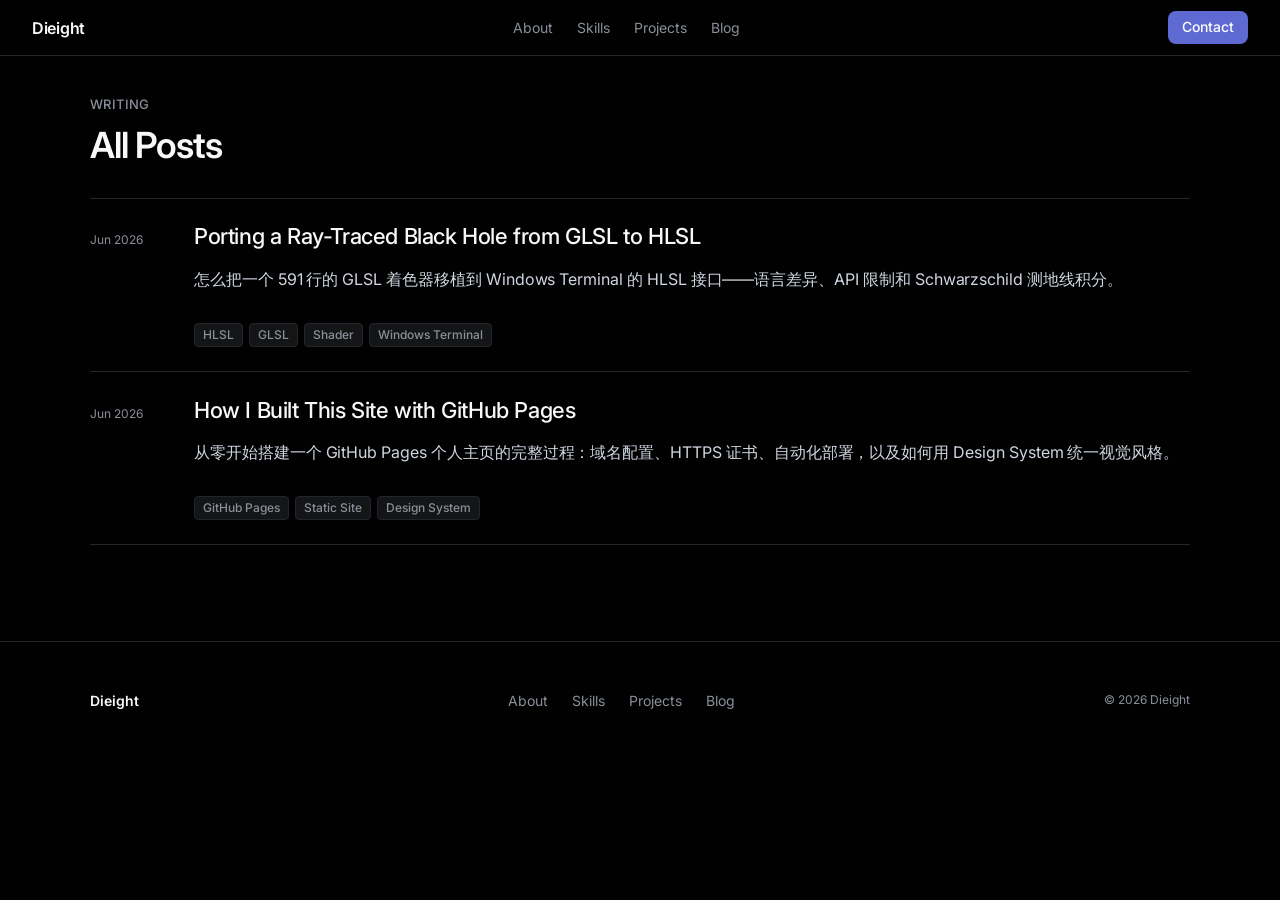
<file: blog/index.html>
<!DOCTYPE html>
<html lang="zh-CN">
<head>
  <meta charset="UTF-8">
  <meta name="viewport" content="width=device-width, initial-scale=1.0">
  <title>Blog · Dieight</title>
  <meta name="description" content="Technical writing by Dieight — shaders, rendering, GitHub Pages, and software engineering.">
  <meta property="og:title" content="Blog · Dieight">
  <meta property="og:type" content="website">
  <meta property="og:url" content="https://dieight.github.io/blog/">
  <link rel="icon" type="image/svg+xml" href="../favicon.svg">
  <link rel="stylesheet" href="../style.css">
  <link rel="preconnect" href="https://fonts.googleapis.com">
  <link href="https://fonts.googleapis.com/css2?family=Inter:wght@400;500;600&display=swap" rel="stylesheet">
</head>
<body>

  <nav class="top-nav">
    <a href="/" class="nav-brand">Dieight</a>
    <ul class="nav-links">
      <li><a href="/#about">About</a></li>
      <li><a href="/#skills">Skills</a></li>
      <li><a href="/#projects">Projects</a></li>
      <li><a href="/blog/">Blog</a></li>
    </ul>
    <a href="/#contact" class="button-primary">Contact</a>
  </nav>

  <section class="section">
    <div class="section-inner">
      <span class="eyebrow">Writing</span>
      <h1 class="display-lg">All Posts</h1>

      <div class="blog-list">
        <article class="blog-row">
          <span class="caption blog-date">Jun 2026</span>
          <div class="blog-row-content">
            <h2 class="card-title"><a href="porting-glsl-to-hlsl.html" class="link">Porting a Ray-Traced Black Hole from GLSL to HLSL</a></h2>
            <p class="body">怎么把一个 591 行的 GLSL 着色器移植到 Windows Terminal 的 HLSL 接口——语言差异、API 限制和 Schwarzschild 测地线积分。</p>
            <div class="tags"><span>HLSL</span><span>GLSL</span><span>Shader</span><span>Windows Terminal</span></div>
          </div>
        </article>

        <article class="blog-row">
          <span class="caption blog-date">Jun 2026</span>
          <div class="blog-row-content">
            <h2 class="card-title"><a href="building-github-pages.html" class="link">How I Built This Site with GitHub Pages</a></h2>
            <p class="body">从零开始搭建一个 GitHub Pages 个人主页的完整过程：域名配置、HTTPS 证书、自动化部署，以及如何用 Design System 统一视觉风格。</p>
            <div class="tags"><span>GitHub Pages</span><span>Static Site</span><span>Design System</span></div>
          </div>
        </article>
    </div>
  </section>

  <footer class="footer">
    <div class="footer-inner">
      <a href="/" class="footer-brand">Dieight</a>
      <nav>
        <a href="/#about">About</a>
        <a href="/#skills">Skills</a>
        <a href="/#projects">Projects</a>
        <a href="/blog/">Blog</a>
      </nav>
      <span class="caption">&copy; 2026 Dieight</span>
    </div>
  </footer>
</body>
</html>
</file>
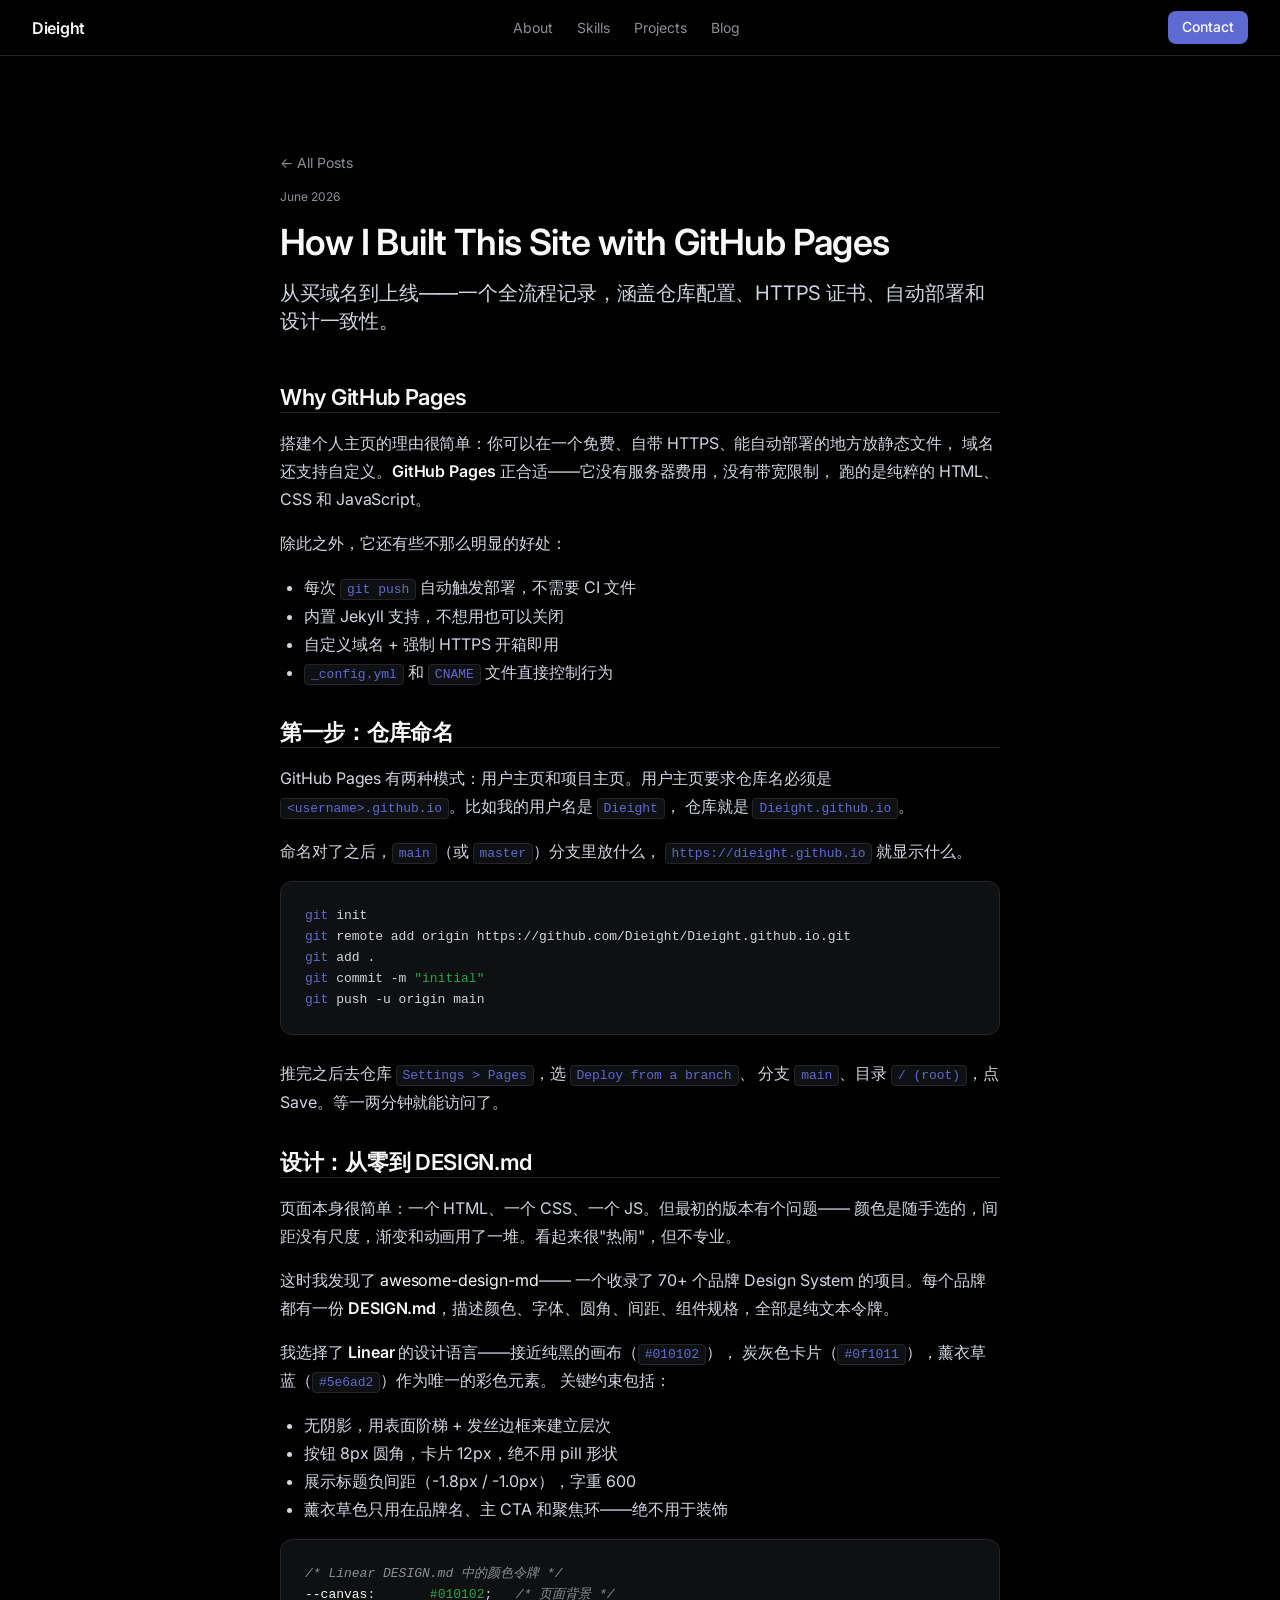
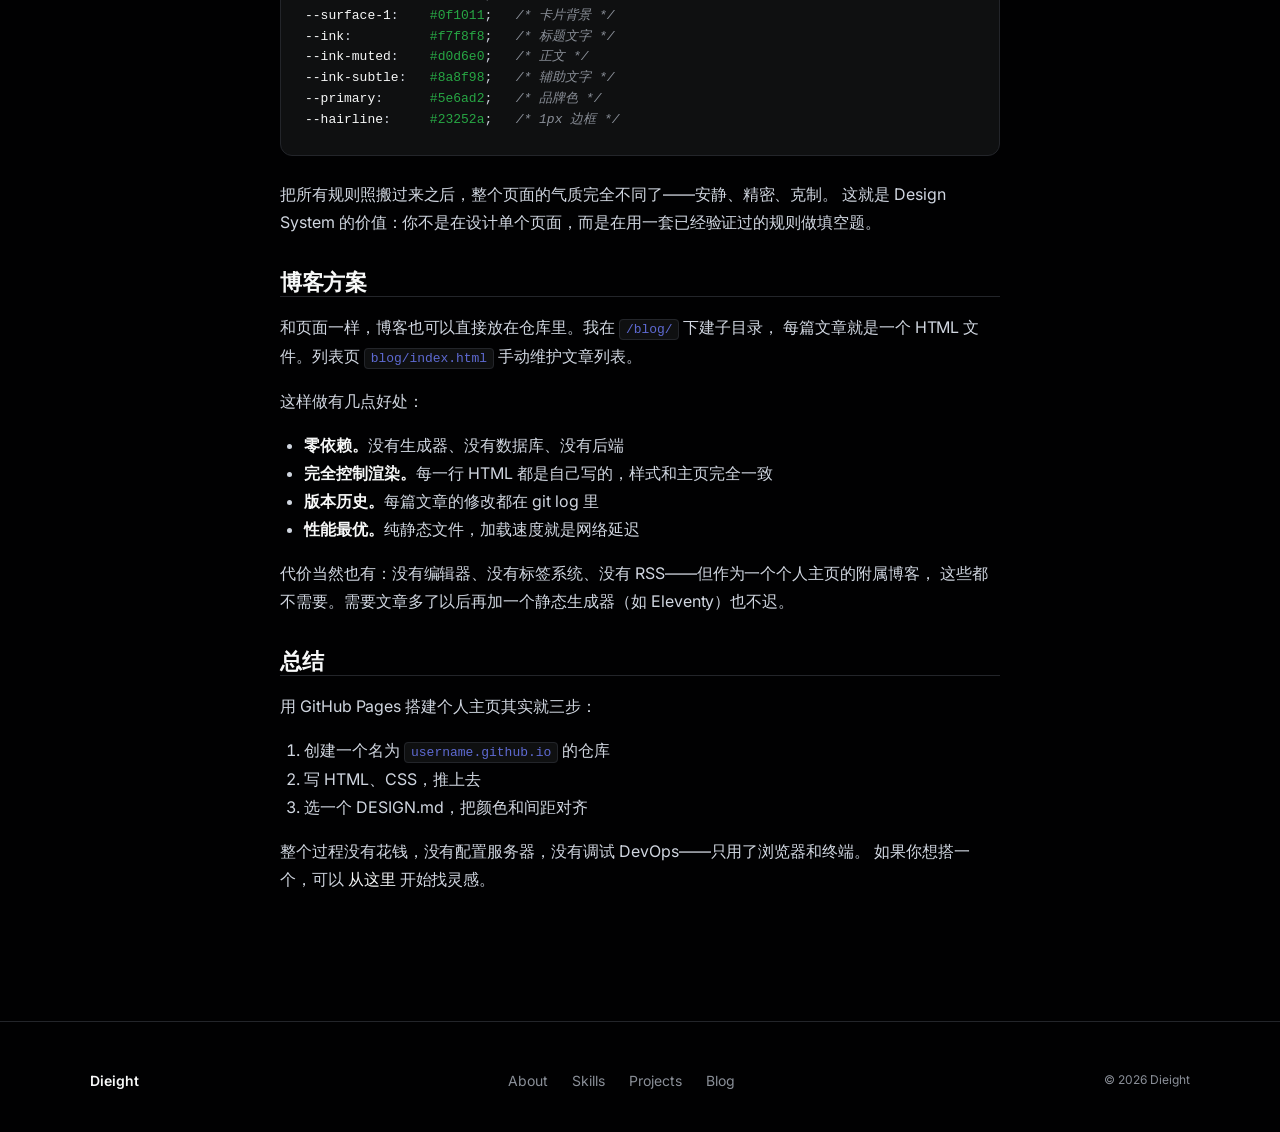
<file: blog/building-github-pages.html>
<!DOCTYPE html>
<html lang="zh-CN">
<head>
  <meta charset="UTF-8">
  <meta name="viewport" content="width=device-width, initial-scale=1.0">
  <title>How I Built This Site with GitHub Pages · Dieight</title>
  <meta name="description" content="从零开始搭建 GitHub Pages 个人主页：仓库命名、HTTPS、自动部署，以及用 DESIGN.md 统一视觉风格。">
  <link rel="icon" type="image/svg+xml" href="../favicon.svg">
  <link rel="stylesheet" href="../style.css">
  <link rel="preconnect" href="https://fonts.googleapis.com">
  <link href="https://fonts.googleapis.com/css2?family=Inter:wght@400;500;600&display=swap" rel="stylesheet">
</head>
<body>

  <nav class="top-nav">
    <a href="/" class="nav-brand">Dieight</a>
    <ul class="nav-links">
      <li><a href="/#about">About</a></li>
      <li><a href="/#skills">Skills</a></li>
      <li><a href="/#projects">Projects</a></li>
      <li><a href="/blog/">Blog</a></li>
    </ul>
    <a href="/#contact" class="button-primary">Contact</a>
  </nav>

  <article class="post">
    <header class="post-header">
      <a href="index.html" class="back-link">&larr; All Posts</a>
      <span class="caption">June 2026</span>
      <h1 class="display-md">How I Built This Site with GitHub Pages</h1>
      <p class="subhead">从买域名到上线——一个全流程记录，涵盖仓库配置、HTTPS 证书、自动部署和设计一致性。</p>
    </header>

    <div class="post-body">
      <section class="post-section">
        <h2 class="post-h2">Why GitHub Pages</h2>
        <p>
          搭建个人主页的理由很简单：你可以在一个免费、自带 HTTPS、能自动部署的地方放静态文件，
          域名还支持自定义。<strong>GitHub Pages</strong> 正合适——它没有服务器费用，没有带宽限制，
          跑的是纯粹的 HTML、CSS 和 JavaScript。
        </p>
        <p>
          除此之外，它还有些不那么明显的好处：
        </p>
        <ul>
          <li>每次 <code>git push</code> 自动触发部署，不需要 CI 文件</li>
          <li>内置 Jekyll 支持，不想用也可以关闭</li>
          <li>自定义域名 + 强制 HTTPS 开箱即用</li>
          <li><code>_config.yml</code> 和 <code>CNAME</code> 文件直接控制行为</li>
        </ul>
      </section>

      <section class="post-section">
        <h2 class="post-h2">第一步：仓库命名</h2>
        <p>
          GitHub Pages 有两种模式：用户主页和项目主页。用户主页要求仓库名必须是
          <code>&lt;username&gt;.github.io</code>。比如我的用户名是 <code>Dieight</code>，
          仓库就是 <code>Dieight.github.io</code>。
        </p>
        <p>
          命名对了之后，<code>main</code>（或 <code>master</code>）分支里放什么，
          <code>https://dieight.github.io</code> 就显示什么。
        </p>

        <div class="code-block">
<pre><code><span class="code-keyword">git</span> init
<span class="code-keyword">git</span> remote add origin https://github.com/Dieight/Dieight.github.io.git
<span class="code-keyword">git</span> add .
<span class="code-keyword">git</span> commit -m <span class="code-string">"initial"</span>
<span class="code-keyword">git</span> push -u origin main</code></pre>
        </div>

        <p>
          推完之后去仓库 <code>Settings &gt; Pages</code>，选 <code>Deploy from a branch</code>、
          分支 <code>main</code>、目录 <code>/ (root)</code>，点 Save。等一两分钟就能访问了。
        </p>
      </section>

      <section class="post-section">
        <h2 class="post-h2">设计：从零到 DESIGN.md</h2>
        <p>
          页面本身很简单：一个 HTML、一个 CSS、一个 JS。但最初的版本有个问题——
          颜色是随手选的，间距没有尺度，渐变和动画用了一堆。看起来很"热闹"，但不专业。
        </p>
        <p>
          这时我发现了 <a href="https://github.com/VoltAgent/awesome-design-md" class="link">awesome-design-md</a>——
          一个收录了 70+ 个品牌 Design System 的项目。每个品牌都有一份
          <strong>DESIGN.md</strong>，描述颜色、字体、圆角、间距、组件规格，全部是纯文本令牌。
        </p>
        <p>
          我选择了 <strong>Linear</strong> 的设计语言——接近纯黑的画布（<code>#010102</code>），
          炭灰色卡片（<code>#0f1011</code>），薰衣草蓝（<code>#5e6ad2</code>）作为唯一的彩色元素。
          关键约束包括：
        </p>
        <ul>
          <li>无阴影，用表面阶梯 + 发丝边框来建立层次</li>
          <li>按钮 8px 圆角，卡片 12px，绝不用 pill 形状</li>
          <li>展示标题负间距（-1.8px / -1.0px），字重 600</li>
          <li>薰衣草色只用在品牌名、主 CTA 和聚焦环——绝不用于装饰</li>
        </ul>

        <div class="code-block">
<pre><code><span class="code-comment">/* Linear DESIGN.md 中的颜色令牌 */</span>
<span class="code-attr">--canvas</span>:       <span class="code-string">#010102</span>;   <span class="code-comment">/* 页面背景 */</span>
<span class="code-attr">--surface-1</span>:    <span class="code-string">#0f1011</span>;   <span class="code-comment">/* 卡片背景 */</span>
<span class="code-attr">--ink</span>:          <span class="code-string">#f7f8f8</span>;   <span class="code-comment">/* 标题文字 */</span>
<span class="code-attr">--ink-muted</span>:    <span class="code-string">#d0d6e0</span>;   <span class="code-comment">/* 正文 */</span>
<span class="code-attr">--ink-subtle</span>:   <span class="code-string">#8a8f98</span>;   <span class="code-comment">/* 辅助文字 */</span>
<span class="code-attr">--primary</span>:      <span class="code-string">#5e6ad2</span>;   <span class="code-comment">/* 品牌色 */</span>
<span class="code-attr">--hairline</span>:     <span class="code-string">#23252a</span>;   <span class="code-comment">/* 1px 边框 */</span></code></pre>
        </div>

        <p>
          把所有规则照搬过来之后，整个页面的气质完全不同了——安静、精密、克制。
          这就是 Design System 的价值：你不是在设计单个页面，而是在用一套已经验证过的规则做填空题。
        </p>
      </section>

      <section class="post-section">
        <h2 class="post-h2">博客方案</h2>
        <p>
          和页面一样，博客也可以直接放在仓库里。我在 <code>/blog/</code> 下建子目录，
          每篇文章就是一个 HTML 文件。列表页 <code>blog/index.html</code> 手动维护文章列表。
        </p>
        <p>
          这样做有几点好处：
        </p>
        <ul>
          <li><strong>零依赖。</strong>没有生成器、没有数据库、没有后端</li>
          <li><strong>完全控制渲染。</strong>每一行 HTML 都是自己写的，样式和主页完全一致</li>
          <li><strong>版本历史。</strong>每篇文章的修改都在 git log 里</li>
          <li><strong>性能最优。</strong>纯静态文件，加载速度就是网络延迟</li>
        </ul>
        <p>
          代价当然也有：没有编辑器、没有标签系统、没有 RSS——但作为一个个人主页的附属博客，
          这些都不需要。需要文章多了以后再加一个静态生成器（如 Eleventy）也不迟。
        </p>
      </section>

      <section class="post-section">
        <h2 class="post-h2">总结</h2>
        <p>
          用 GitHub Pages 搭建个人主页其实就三步：
        </p>
        <ol>
          <li>创建一个名为 <code>username.github.io</code> 的仓库</li>
          <li>写 HTML、CSS，推上去</li>
          <li>选一个 DESIGN.md，把颜色和间距对齐</li>
        </ol>
        <p>
          整个过程没有花钱，没有配置服务器，没有调试 DevOps——只用了浏览器和终端。
          如果你想搭一个，可以 <a href="https://github.com/VoltAgent/awesome-design-md" class="link">从这里</a> 开始找灵感。
        </p>
      </section>
    </div>
  </article>

  <footer class="footer">
    <div class="footer-inner">
      <a href="/" class="footer-brand">Dieight</a>
      <nav>
        <a href="/#about">About</a>
        <a href="/#skills">Skills</a>
        <a href="/#projects">Projects</a>
        <a href="/blog/">Blog</a>
      </nav>
      <span class="caption">&copy; 2026 Dieight</span>
    </div>
  </footer>
</body>
</html>
</file>
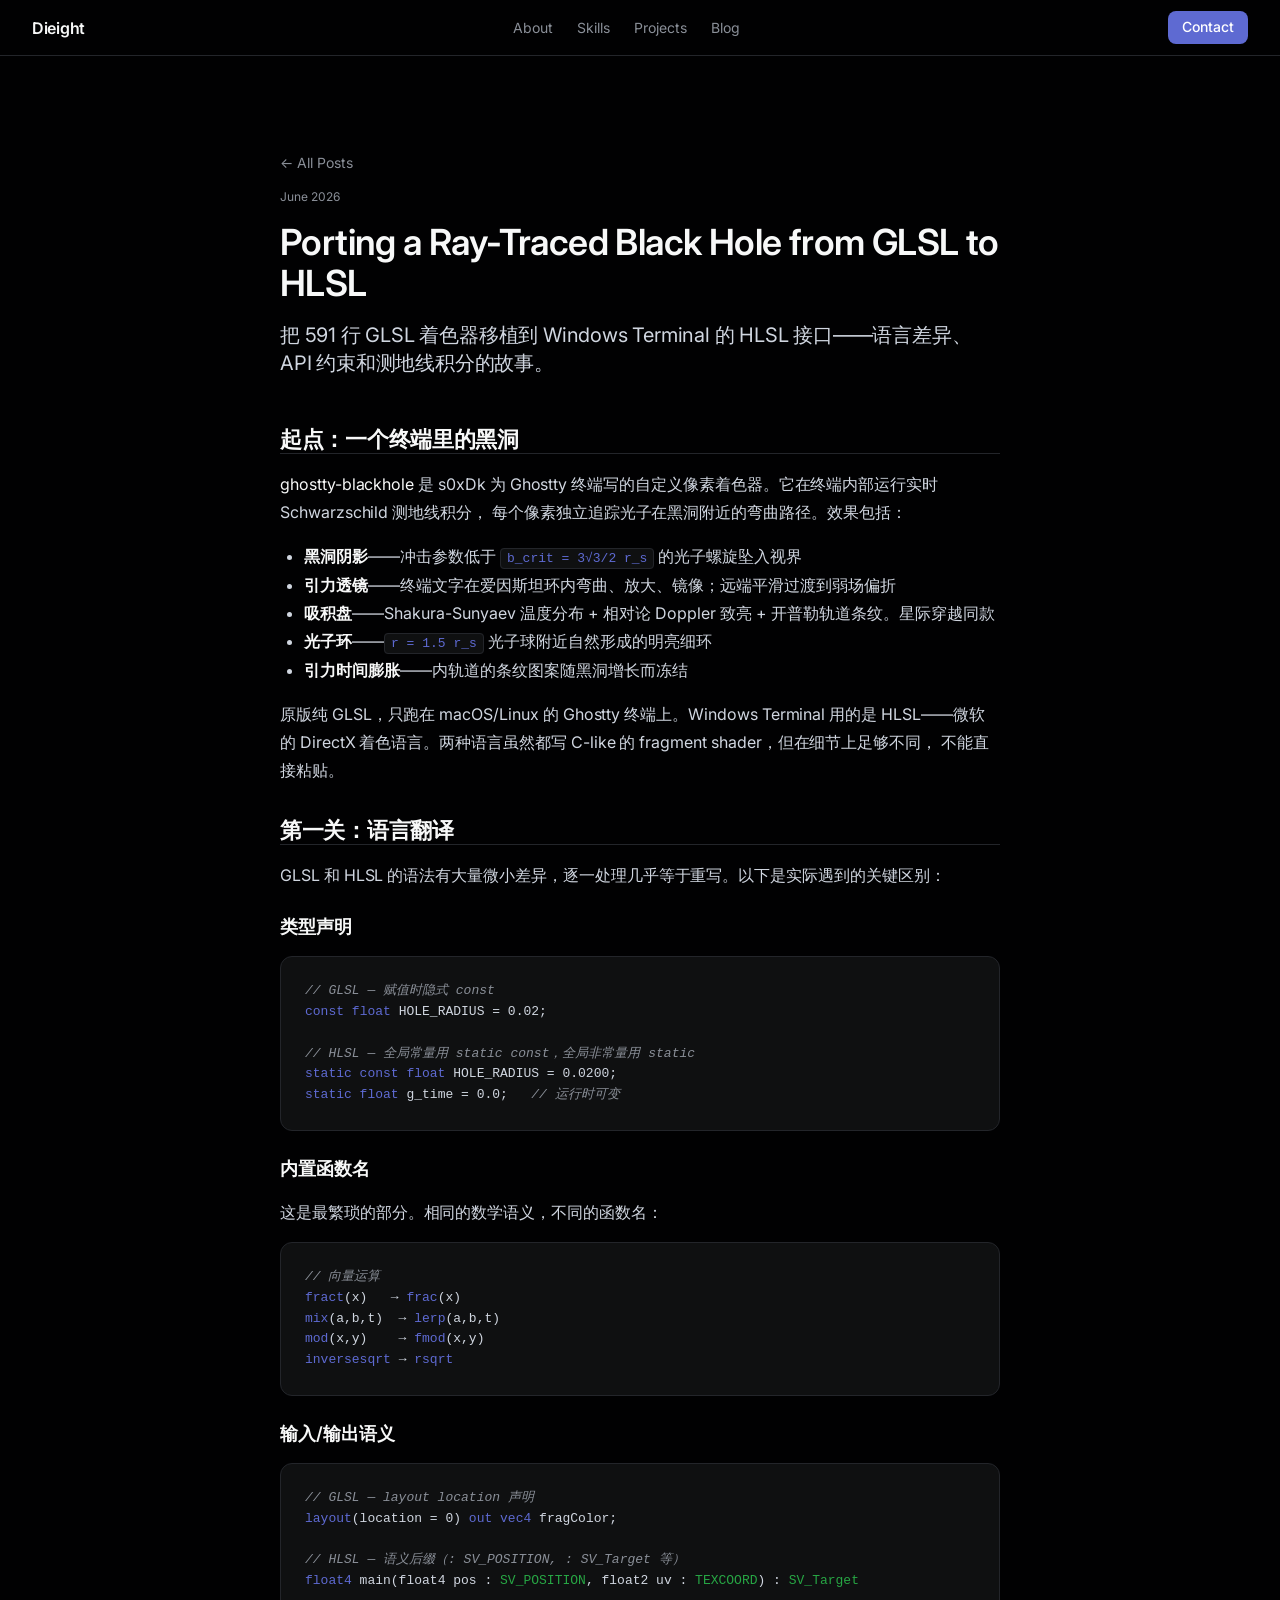
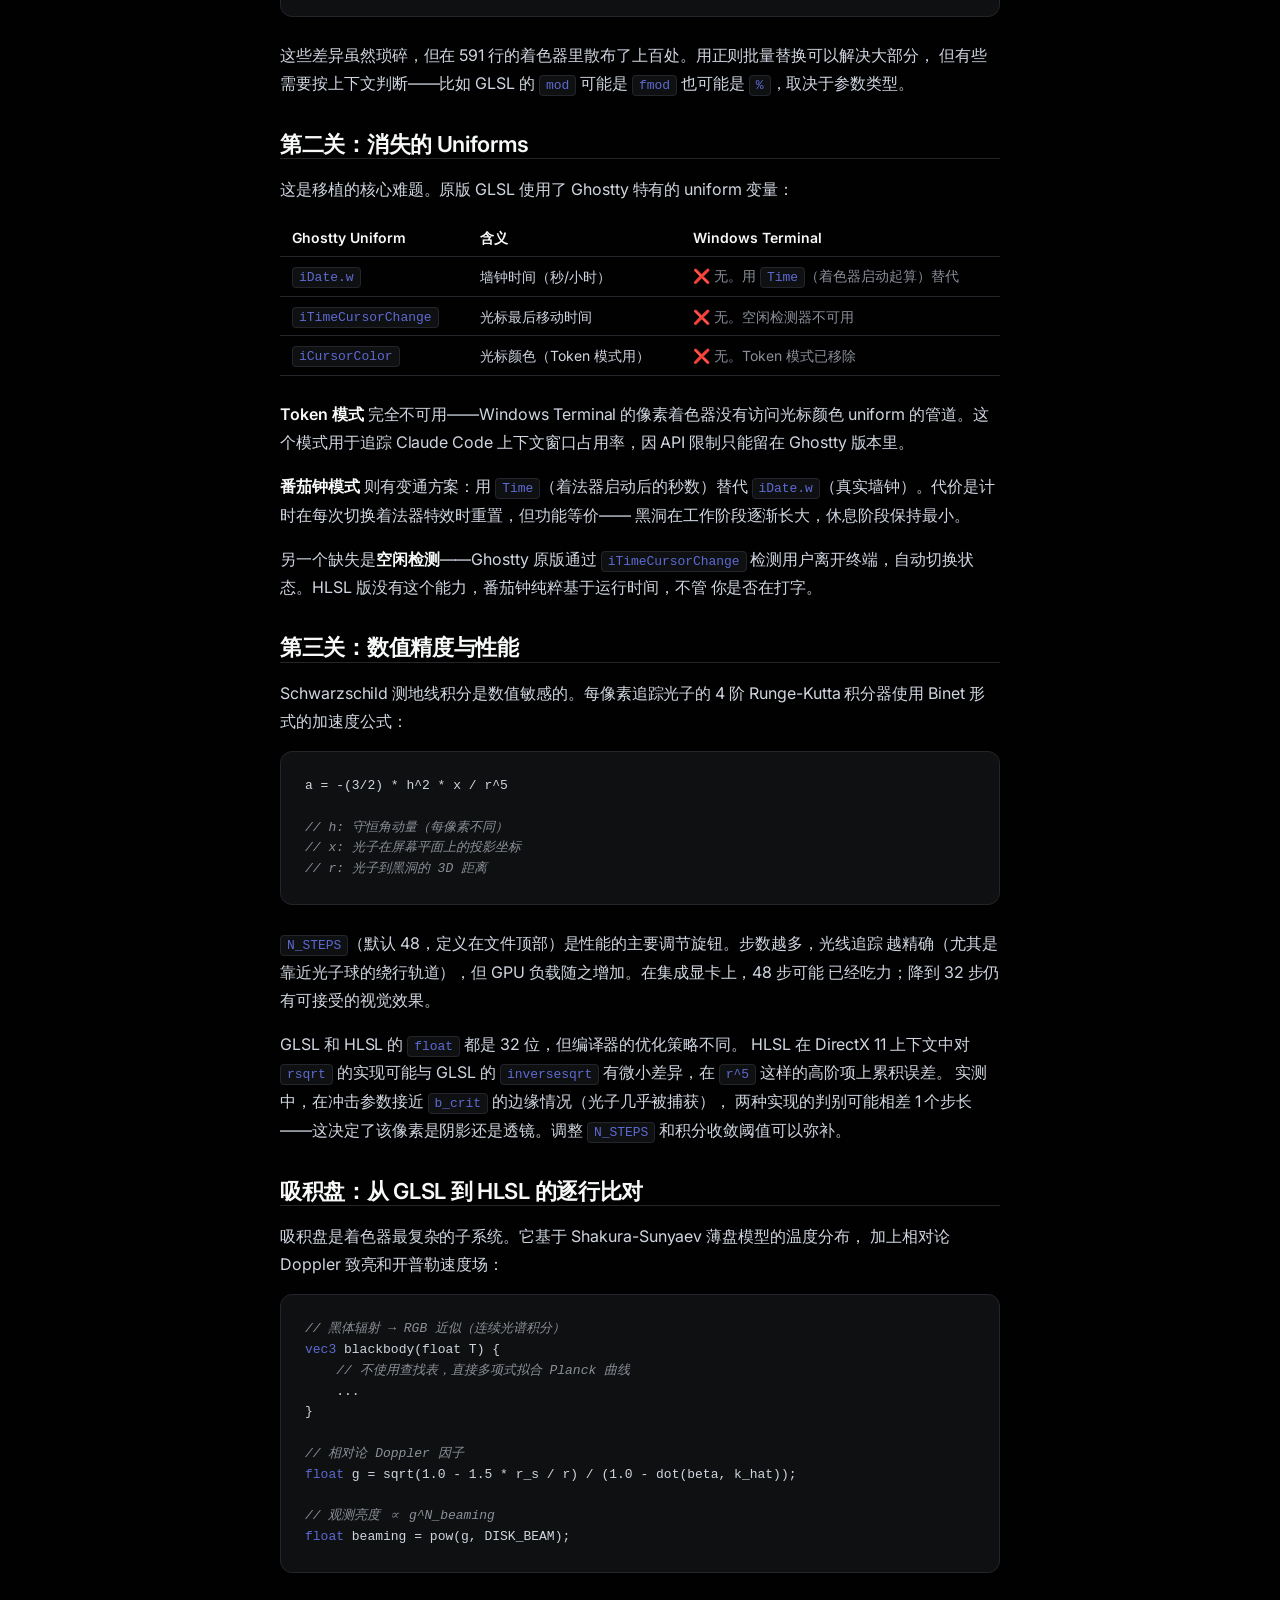
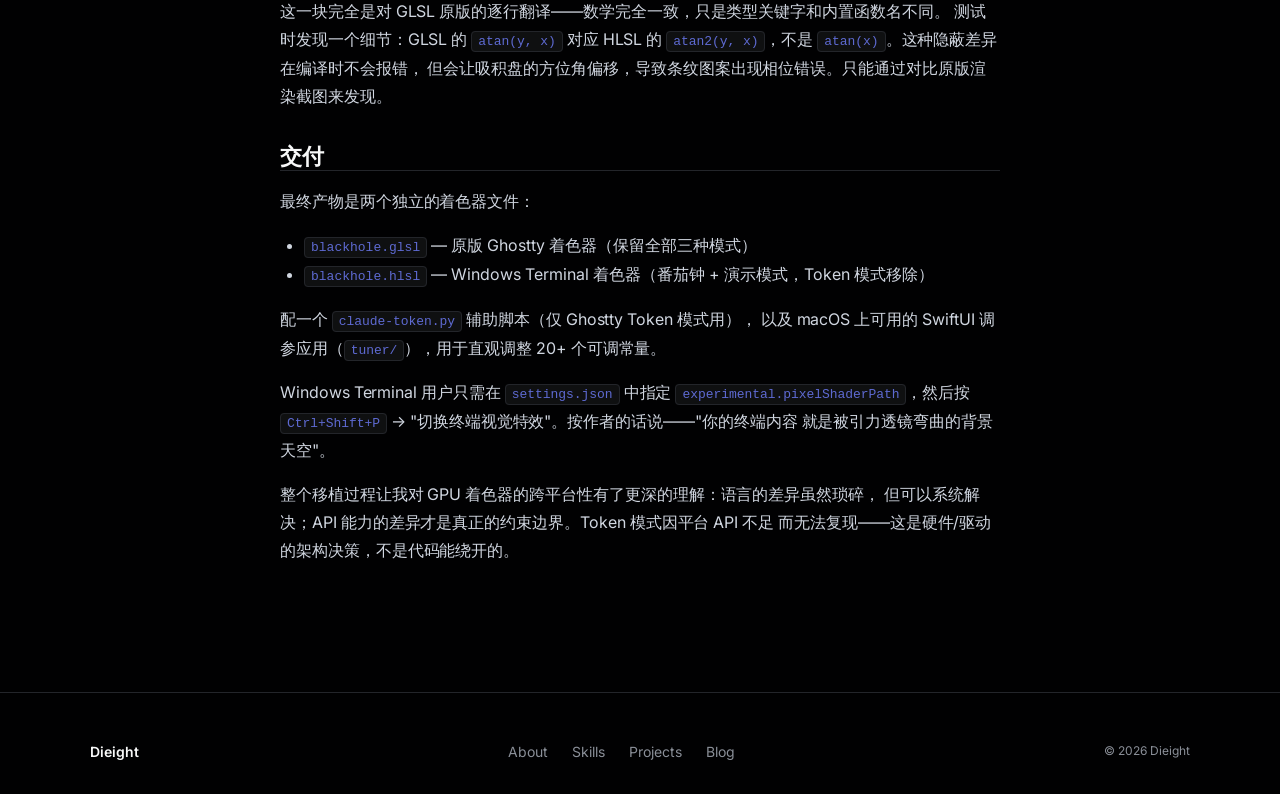
<file: blog/porting-glsl-to-hlsl.html>
<!DOCTYPE html>
<html lang="zh-CN">
<head>
  <meta charset="UTF-8">
  <meta name="viewport" content="width=device-width, initial-scale=1.0">
  <title>Porting a Ray-Traced Black Hole from GLSL to HLSL · Dieight</title>
  <meta name="description" content="把 GLSL 着色器移植到 Windows Terminal HLSL 的完整过程：语言差异、API 约束和 Schwarzschild 测地线积分。">
  <link rel="icon" type="image/svg+xml" href="../favicon.svg">
  <link rel="stylesheet" href="../style.css">
  <link rel="preconnect" href="https://fonts.googleapis.com">
  <link href="https://fonts.googleapis.com/css2?family=Inter:wght@400;500;600&display=swap" rel="stylesheet">
</head>
<body>

  <nav class="top-nav">
    <a href="/" class="nav-brand">Dieight</a>
    <ul class="nav-links">
      <li><a href="/#about">About</a></li>
      <li><a href="/#skills">Skills</a></li>
      <li><a href="/#projects">Projects</a></li>
      <li><a href="/blog/">Blog</a></li>
    </ul>
    <a href="/#contact" class="button-primary">Contact</a>
  </nav>

  <article class="post">
    <header class="post-header">
      <a href="index.html" class="back-link">&larr; All Posts</a>
      <span class="caption">June 2026</span>
      <h1 class="display-md">Porting a Ray-Traced Black Hole from GLSL to HLSL</h1>
      <p class="subhead">把 591 行 GLSL 着色器移植到 Windows Terminal 的 HLSL 接口——语言差异、API 约束和测地线积分的故事。</p>
    </header>

    <div class="post-body">

      <section class="post-section">
        <h2 class="post-h2">起点：一个终端里的黑洞</h2>
        <p>
          <a href="https://github.com/s0xDk/ghostty-blackhole" class="link" target="_blank">ghostty-blackhole</a>
          是 s0xDk 为 Ghostty 终端写的自定义像素着色器。它在终端内部运行实时 Schwarzschild 测地线积分，
          每个像素独立追踪光子在黑洞附近的弯曲路径。效果包括：
        </p>
        <ul>
          <li><strong>黑洞阴影</strong>——冲击参数低于 <code>b_crit = 3&radic;3/2 r_s</code> 的光子螺旋坠入视界</li>
          <li><strong>引力透镜</strong>——终端文字在爱因斯坦环内弯曲、放大、镜像；远端平滑过渡到弱场偏折</li>
          <li><strong>吸积盘</strong>——Shakura-Sunyaev 温度分布 + 相对论 Doppler 致亮 + 开普勒轨道条纹。星际穿越同款</li>
          <li><strong>光子环</strong>——<code>r = 1.5 r_s</code> 光子球附近自然形成的明亮细环</li>
          <li><strong>引力时间膨胀</strong>——内轨道的条纹图案随黑洞增长而冻结</li>
        </ul>
        <p>
          原版纯 GLSL，只跑在 macOS/Linux 的 Ghostty 终端上。Windows Terminal 用的是 HLSL——微软的
          DirectX 着色语言。两种语言虽然都写 C-like 的 fragment shader，但在细节上足够不同，
          不能直接粘贴。
        </p>
      </section>

      <section class="post-section">
        <h2 class="post-h2">第一关：语言翻译</h2>
        <p>
          GLSL 和 HLSL 的语法有大量微小差异，逐一处理几乎等于重写。以下是实际遇到的关键区别：
        </p>

        <h3 style="font-size:18px;font-weight:600;color:var(--ink);margin:var(--space-lg) 0 var(--space-md);">类型声明</h3>
        <div class="code-block">
<pre><code><span class="code-comment">// GLSL — 赋值时隐式 const</span>
<span class="code-keyword">const</span> <span class="code-keyword">float</span> HOLE_RADIUS = 0.02;

<span class="code-comment">// HLSL — 全局常量用 static const，全局非常量用 static</span>
<span class="code-keyword">static const float</span> HOLE_RADIUS = 0.0200;
<span class="code-keyword">static float</span> g_time = 0.0;   <span class="code-comment">// 运行时可变</span></code></pre>
        </div>

        <h3 style="font-size:18px;font-weight:600;color:var(--ink);margin:var(--space-lg) 0 var(--space-md);">内置函数名</h3>
        <p>
          这是最繁琐的部分。相同的数学语义，不同的函数名：
        </p>
        <div class="code-block">
<pre><code><span class="code-comment">// 向量运算</span>
<span class="code-keyword">fract</span>(x)   &rarr; <span class="code-keyword">frac</span>(x)
<span class="code-keyword">mix</span>(a,b,t)  &rarr; <span class="code-keyword">lerp</span>(a,b,t)
<span class="code-keyword">mod</span>(x,y)    &rarr; <span class="code-keyword">fmod</span>(x,y)
<span class="code-keyword">inversesqrt</span> &rarr; <span class="code-keyword">rsqrt</span>  </code></pre>
        </div>

        <h3 style="font-size:18px;font-weight:600;color:var(--ink);margin:var(--space-lg) 0 var(--space-md);">输入/输出语义</h3>
        <div class="code-block">
<pre><code><span class="code-comment">// GLSL — layout location 声明</span>
<span class="code-keyword">layout</span>(location = 0) <span class="code-keyword">out</span> <span class="code-keyword">vec4</span> fragColor;

<span class="code-comment">// HLSL — 语义后缀（: SV_POSITION, : SV_Target 等）</span>
<span class="code-keyword">float4</span> main(float4 pos : <span class="code-string">SV_POSITION</span>, float2 uv : <span class="code-string">TEXCOORD</span>) : <span class="code-string">SV_Target</span></code></pre>
        </div>

        <p>
          这些差异虽然琐碎，但在 591 行的着色器里散布了上百处。用正则批量替换可以解决大部分，
          但有些需要按上下文判断——比如 GLSL 的 <code>mod</code> 可能是 <code>fmod</code> 也可能是
          <code>%</code>，取决于参数类型。
        </p>
      </section>

      <section class="post-section">
        <h2 class="post-h2">第二关：消失的 Uniforms</h2>
        <p>
          这是移植的核心难题。原版 GLSL 使用了 Ghostty 特有的 uniform 变量：
        </p>

        <table style="width:100%;border-collapse:collapse;margin:var(--space-md) 0 var(--space-lg);font-size:14px;">
          <thead>
            <tr style="border-bottom:1px solid var(--hairline);text-align:left;">
              <th style="padding:8px 12px;color:var(--ink);font-weight:600;">Ghostty Uniform</th>
              <th style="padding:8px 12px;color:var(--ink);font-weight:600;">含义</th>
              <th style="padding:8px 12px;color:var(--ink);font-weight:600;">Windows Terminal</th>
            </tr>
          </thead>
          <tbody>
            <tr style="border-bottom:1px solid var(--hairline);">
              <td style="padding:8px 12px;color:var(--ink-muted);"><code>iDate.w</code></td>
              <td style="padding:8px 12px;color:var(--ink-muted);">墙钟时间（秒/小时）</td>
              <td style="padding:8px 12px;color:var(--ink-subtle);">❌ 无。用 <code>Time</code>（着色器启动起算）替代</td>
            </tr>
            <tr style="border-bottom:1px solid var(--hairline);">
              <td style="padding:8px 12px;color:var(--ink-muted);"><code>iTimeCursorChange</code></td>
              <td style="padding:8px 12px;color:var(--ink-muted);">光标最后移动时间</td>
              <td style="padding:8px 12px;color:var(--ink-subtle);">❌ 无。空闲检测器不可用</td>
            </tr>
            <tr style="border-bottom:1px solid var(--hairline);">
              <td style="padding:8px 12px;color:var(--ink-muted);"><code>iCursorColor</code></td>
              <td style="padding:8px 12px;color:var(--ink-muted);">光标颜色（Token 模式用）</td>
              <td style="padding:8px 12px;color:var(--ink-subtle);">❌ 无。Token 模式已移除</td>
            </tr>
          </tbody>
        </table>

        <p>
          <strong>Token 模式</strong> 完全不可用——Windows Terminal 的像素着色器没有访问光标颜色
          uniform 的管道。这个模式用于追踪 Claude Code 上下文窗口占用率，因 API 限制只能留在
          Ghostty 版本里。
        </p>
        <p>
          <strong>番茄钟模式</strong> 则有变通方案：用 <code>Time</code>（着法器启动后的秒数）替代
          <code>iDate.w</code>（真实墙钟）。代价是计时在每次切换着法器特效时重置，但功能等价——
          黑洞在工作阶段逐渐长大，休息阶段保持最小。
        </p>
        <p>
          另一个缺失是<strong>空闲检测</strong>——Ghostty 原版通过 <code>iTimeCursorChange</code>
          检测用户离开终端，自动切换状态。HLSL 版没有这个能力，番茄钟纯粹基于运行时间，不管
          你是否在打字。
        </p>
      </section>

      <section class="post-section">
        <h2 class="post-h2">第三关：数值精度与性能</h2>
        <p>
          Schwarzschild 测地线积分是数值敏感的。每像素追踪光子的 4 阶 Runge-Kutta 积分器使用
          Binet 形式的加速度公式：
        </p>
        <div class="code-block">
<pre><code>a = -(3/2) * h^2 * x / r^5

<span class="code-comment">// h: 守恒角动量（每像素不同）</span>
<span class="code-comment">// x: 光子在屏幕平面上的投影坐标</span>
<span class="code-comment">// r: 光子到黑洞的 3D 距离</span></code></pre>
        </div>
        <p>
          <code>N_STEPS</code>（默认 48，定义在文件顶部）是性能的主要调节旋钮。步数越多，光线追踪
          越精确（尤其是靠近光子球的绕行轨道），但 GPU 负载随之增加。在集成显卡上，48 步可能
          已经吃力；降到 32 步仍有可接受的视觉效果。
        </p>
        <p>
          GLSL 和 HLSL 的 <code>float</code> 都是 32 位，但编译器的优化策略不同。
          HLSL 在 DirectX 11 上下文中对 <code>rsqrt</code> 的实现可能与 GLSL 的
          <code>inversesqrt</code> 有微小差异，在 <code>r^5</code> 这样的高阶项上累积误差。
          实测中，在冲击参数接近 <code>b_crit</code> 的边缘情况（光子几乎被捕获），
          两种实现的判别可能相差 1 个步长——这决定了该像素是阴影还是透镜。调整
          <code>N_STEPS</code> 和积分收敛阈值可以弥补。
        </p>
      </section>

      <section class="post-section">
        <h2 class="post-h2">吸积盘：从 GLSL 到 HLSL 的逐行比对</h2>
        <p>
          吸积盘是着色器最复杂的子系统。它基于 Shakura-Sunyaev 薄盘模型的温度分布，
          加上相对论 Doppler 致亮和开普勒速度场：
        </p>
        <div class="code-block">
<pre><code><span class="code-comment">// 黑体辐射 → RGB 近似（连续光谱积分）</span>
<span class="code-keyword">vec3</span> blackbody(float T) {
    <span class="code-comment">// 不使用查找表，直接多项式拟合 Planck 曲线</span>
    ...
}

<span class="code-comment">// 相对论 Doppler 因子</span>
<span class="code-keyword">float</span> g = sqrt(1.0 - 1.5 * r_s / r) / (1.0 - dot(beta, k_hat));

<span class="code-comment">// 观测亮度 ∝ g^N_beaming</span>
<span class="code-keyword">float</span> beaming = pow(g, DISK_BEAM);</code></pre>
        </div>
        <p>
          这一块完全是对 GLSL 原版的逐行翻译——数学完全一致，只是类型关键字和内置函数名不同。
          测试时发现一个细节：GLSL 的 <code>atan(y, x)</code> 对应 HLSL 的
          <code>atan2(y, x)</code>，不是 <code>atan(x)</code>。这种隐蔽差异在编译时不会报错，
          但会让吸积盘的方位角偏移，导致条纹图案出现相位错误。只能通过对比原版渲染截图来发现。
        </p>
      </section>

      <section class="post-section">
        <h2 class="post-h2">交付</h2>
        <p>
          最终产物是两个独立的着色器文件：
        </p>
        <ul>
          <li><code>blackhole.glsl</code> — 原版 Ghostty 着色器（保留全部三种模式）</li>
          <li><code>blackhole.hlsl</code> — Windows Terminal 着色器（番茄钟 + 演示模式，Token 模式移除）</li>
        </ul>
        <p>
          配一个 <code>claude-token.py</code> 辅助脚本（仅 Ghostty Token 模式用），
          以及 macOS 上可用的 SwiftUI 调参应用（<code>tuner/</code>），用于直观调整
          20+ 个可调常量。
        </p>
        <p>
          Windows Terminal 用户只需在 <code>settings.json</code> 中指定
          <code>experimental.pixelShaderPath</code>，然后按
          <code>Ctrl+Shift+P</code> → "切换终端视觉特效"。按作者的话说——"你的终端内容
          就是被引力透镜弯曲的背景天空"。
        </p>
        <p>
          整个移植过程让我对 GPU 着色器的跨平台性有了更深的理解：语言的差异虽然琐碎，
          但可以系统解决；API 能力的差异才是真正的约束边界。Token 模式因平台 API 不足
          而无法复现——这是硬件/驱动的架构决策，不是代码能绕开的。
        </p>
      </section>

    </div>
  </article>

  <footer class="footer">
    <div class="footer-inner">
      <a href="/" class="footer-brand">Dieight</a>
      <nav>
        <a href="/#about">About</a>
        <a href="/#skills">Skills</a>
        <a href="/#projects">Projects</a>
        <a href="/blog/">Blog</a>
      </nav>
      <span class="caption">&copy; 2026 Dieight</span>
    </div>
  </footer>
</body>
</html>
</file>
<file: style.css>
/* ===== Linear Design System ===== */
*,
*::before,
*::after {
  margin: 0;
  padding: 0;
  box-sizing: border-box;
}

:root {
  /* Surfaces */
  --canvas: #010102;
  --surface-1: #0f1011;
  --surface-2: #141516;

  /* Text */
  --ink: #f7f8f8;
  --ink-muted: #d0d6e0;
  --ink-subtle: #8a8f98;

  /* Brand */
  --primary: #5e6ad2;
  --primary-hover: #828fff;

  /* Borders */
  --hairline: #23252a;

  /* Shapes */
  --rounded-md: 8px;
  --rounded-lg: 12px;

  /* Spacing */
  --space-md: 16px;
  --space-lg: 24px;
  --space-xl: 32px;
  --space-xxl: 48px;
  --space-section: 96px;
}

html {
  scroll-behavior: smooth;
}

body {
  font-family: "Inter", -apple-system, system-ui, "Segoe UI", Roboto, sans-serif;
  background: var(--canvas);
  color: var(--ink);
  line-height: 1.5;
  -webkit-font-smoothing: antialiased;
  -moz-osx-font-smoothing: grayscale;
}

a {
  color: inherit;
  text-decoration: none;
}

img {
  max-width: 100%;
  display: block;
}

/* ===== Typography ===== */
.display-xl {
  font-size: 56px;
  font-weight: 600;
  line-height: 1.1;
  letter-spacing: -1.8px;
  color: var(--ink);
}

.display-lg {
  font-size: 36px;
  font-weight: 600;
  line-height: 1.15;
  letter-spacing: -1.0px;
}

.card-title {
  font-size: 22px;
  font-weight: 500;
  line-height: 1.25;
  letter-spacing: -0.4px;
  color: var(--ink);
}

.subhead {
  font-size: 20px;
  font-weight: 400;
  line-height: 1.4;
  letter-spacing: -0.2px;
  color: var(--ink-muted);
}

.body-lg {
  font-size: 18px;
  font-weight: 400;
  line-height: 1.5;
  letter-spacing: -0.1px;
  color: var(--ink-muted);
}

.body {
  font-size: 16px;
  font-weight: 400;
  line-height: 1.5;
  letter-spacing: -0.05px;
  color: var(--ink-muted);
}

.body-sm {
  font-size: 14px;
  font-weight: 400;
  line-height: 1.5;
}

.caption {
  font-size: 12px;
  font-weight: 400;
  line-height: 1.4;
  color: var(--ink-subtle);
}

.eyebrow {
  font-size: 13px;
  font-weight: 500;
  line-height: 1.3;
  letter-spacing: 0.4px;
  text-transform: uppercase;
  color: var(--ink-subtle);
  display: block;
  margin-bottom: 12px;
}

/* ===== Buttons ===== */
.button-primary {
  display: inline-flex;
  align-items: center;
  gap: 6px;
  background: var(--primary);
  color: #ffffff;
  font-size: 14px;
  font-weight: 500;
  line-height: 1.2;
  padding: 8px 14px;
  border-radius: var(--rounded-md);
  transition: background 0.15s ease;
  cursor: pointer;
  border: none;
  white-space: nowrap;
}

.button-primary:hover {
  background: var(--primary-hover);
}

.button-secondary {
  display: inline-flex;
  align-items: center;
  gap: 6px;
  background: var(--surface-1);
  color: var(--ink);
  font-size: 14px;
  font-weight: 500;
  line-height: 1.2;
  padding: 8px 14px;
  border-radius: var(--rounded-md);
  border: 1px solid var(--hairline);
  transition: border-color 0.15s ease, background 0.15s ease;
  cursor: pointer;
  white-space: nowrap;
}

.button-secondary:hover {
  border-color: var(--primary);
  background: var(--surface-2);
}

/* ===== Top Nav ===== */
.top-nav {
  position: fixed;
  top: 0;
  left: 0;
  right: 0;
  z-index: 100;
  display: flex;
  align-items: center;
  justify-content: space-between;
  height: 56px;
  padding: 0 var(--space-xl);
  background: var(--canvas);
  border-bottom: 1px solid var(--hairline);
}

.nav-brand {
  font-size: 16px;
  font-weight: 600;
  color: var(--ink);
  letter-spacing: -0.3px;
}

.nav-links {
  display: flex;
  gap: var(--space-lg);
  list-style: none;
  font-size: 14px;
  font-weight: 400;
  color: var(--ink-subtle);
}

.nav-links a {
  color: var(--ink-subtle);
  transition: color 0.15s ease;
}

.nav-links a:hover {
  color: var(--ink);
}

/* ===== Hero ===== */
.hero {
  padding: calc(56px + var(--space-section)) var(--space-xl) var(--space-section);
  display: flex;
  justify-content: center;
}

.hero-inner {
  max-width: 720px;
  text-align: center;
  display: flex;
  flex-direction: column;
  align-items: center;
  gap: var(--space-lg);
}

.avatar {
  width: 80px;
  height: 80px;
  border-radius: 50%;
  border: 2px solid var(--hairline);
}

.hero-text {
  display: flex;
  flex-direction: column;
  gap: var(--space-md);
}

.cursor {
  animation: blink 1s step-end infinite;
  color: var(--primary);
  font-weight: 400;
}

@keyframes blink {
  0%, 100% { opacity: 1; }
  50% { opacity: 0; }
}

.hero-actions {
  display: flex;
  gap: 12px;
  justify-content: center;
  flex-wrap: wrap;
}

/* ===== Sections ===== */
.section {
  padding: var(--space-section) var(--space-xl);
  display: flex;
  justify-content: center;
}

.section-inner {
  max-width: 1100px;
  width: 100%;
}

.display-lg {
  margin-bottom: var(--space-xl);
}

/* ===== Card Grid ===== */
.card-grid {
  display: grid;
  grid-template-columns: repeat(auto-fill, minmax(320px, 1fr));
  gap: var(--space-md);
}

/* ===== Feature Card ===== */
.feature-card {
  background: var(--surface-1);
  border: 1px solid var(--hairline);
  border-radius: var(--rounded-lg);
  padding: var(--space-lg);
  transition: border-color 0.15s ease, background 0.15s ease;
}

.feature-card:hover {
  background: var(--surface-2);
  border-color: var(--hairline);
}

/* ===== Project Card ===== */
.project-card-header {
  display: flex;
  justify-content: space-between;
  align-items: center;
  margin-bottom: var(--space-md);
}

.project-link {
  color: var(--ink-subtle);
  transition: color 0.15s ease;
}

.project-link:hover {
  color: var(--primary);
}

.project-card-footer {
  margin-top: var(--space-md);
}

.badge-link {
  display: inline-flex;
  align-items: center;
  gap: 6px;
  font-size: 12px;
  font-weight: 500;
  color: var(--ink-muted);
  background: var(--surface-2);
  border: 1px solid var(--hairline);
  padding: 4px 10px;
  border-radius: 4px;
  transition: color 0.15s ease, border-color 0.15s ease;
}

.badge-link:hover {
  color: var(--primary);
  border-color: var(--primary);
}

/* ===== Badges (shields.io) ===== */
.badges {
  display: flex;
  gap: 8px;
  flex-wrap: wrap;
  margin-top: var(--space-md);
}

.badges img {
  height: 20px;
  border-radius: 4px;
}

/* ===== Tags ===== */
.tags {
  display: flex;
  gap: 6px;
  flex-wrap: wrap;
  margin-top: var(--space-md);
}

.tags span {
  font-size: 12px;
  font-weight: 500;
  color: var(--ink-subtle);
  background: var(--surface-2);
  padding: 2px 8px;
  border-radius: 4px;
  border: 1px solid var(--hairline);
}

/* ===== Links ===== */
.link {
  color: var(--ink);
  transition: color 0.15s ease;
}

.link:hover {
  color: var(--primary);
}

/* ===== Section CTA ===== */
.section-cta {
  margin-top: var(--space-xl);
  text-align: center;
}

/* ===== Contact ===== */
.contact-desc {
  margin-bottom: var(--space-lg);
  max-width: 500px;
}

/* ===== Footer ===== */
.footer {
  border-top: 1px solid var(--hairline);
  padding: var(--space-xxl) var(--space-xl);
  display: flex;
  justify-content: center;
}

.footer-inner {
  max-width: 1100px;
  width: 100%;
  display: flex;
  justify-content: space-between;
  align-items: center;
}

.footer-brand {
  font-size: 14px;
  font-weight: 600;
  color: var(--ink);
}

.footer-inner nav {
  display: flex;
  gap: var(--space-lg);
}

.footer-inner nav a {
  font-size: 14px;
  color: var(--ink-subtle);
  transition: color 0.15s ease;
}

.footer-inner nav a:hover {
  color: var(--ink);
}

/* ===== Blog List ===== */
.blog-list {
  display: flex;
  flex-direction: column;
  gap: 1px;
  border-top: 1px solid var(--hairline);
}

.blog-row {
  display: flex;
  gap: var(--space-lg);
  padding: var(--space-lg) 0;
  border-bottom: 1px solid var(--hairline);
  align-items: baseline;
}

.blog-date {
  flex-shrink: 0;
  width: 80px;
}

.blog-row-content {
  flex: 1;
  display: flex;
  flex-direction: column;
  gap: var(--space-md);
}

/* ===== Blog Post ===== */
.post {
  padding: calc(56px + var(--space-section)) var(--space-xl) var(--space-section);
  display: flex;
  flex-direction: column;
  align-items: center;
}

.post-header {
  max-width: 720px;
  width: 100%;
  margin-bottom: var(--space-xxl);
  display: flex;
  flex-direction: column;
  gap: var(--space-md);
}

.back-link {
  font-size: 14px;
  color: var(--ink-subtle);
  transition: color 0.15s ease;
}

.back-link:hover {
  color: var(--primary);
}

.display-md {
  font-size: 36px;
  font-weight: 600;
  line-height: 1.15;
  letter-spacing: -0.6px;
  color: var(--ink);
}

.post-body {
  max-width: 720px;
  width: 100%;
}

.post-section {
  margin-bottom: var(--space-xl);
}

.post-h2 {
  font-size: 22px;
  font-weight: 600;
  line-height: 1.3;
  letter-spacing: -0.3px;
  color: var(--ink);
  margin-bottom: var(--space-md);
  padding-bottom: var(--space-sm);
  border-bottom: 1px solid var(--hairline);
}

.post-body p {
  font-size: 16px;
  font-weight: 400;
  line-height: 1.75;
  letter-spacing: -0.05px;
  color: var(--ink-muted);
  margin-bottom: var(--space-md);
}

.post-body strong {
  color: var(--ink);
  font-weight: 600;
}

.post-body ul,
.post-body ol {
  margin: var(--space-md) 0 var(--space-md) var(--space-lg);
  color: var(--ink-muted);
  font-size: 16px;
  line-height: 1.75;
}

.post-body li {
  margin-bottom: var(--space-sm);
}

.post-body code {
  font-family: "SF Mono", "Menlo", "Monaco", "Consolas", monospace;
  font-size: 13px;
  background: var(--surface-1);
  padding: 2px 6px;
  border-radius: 4px;
  color: var(--primary);
  border: 1px solid var(--hairline);
}

.code-block {
  background: var(--surface-1);
  border: 1px solid var(--hairline);
  border-radius: var(--rounded-lg);
  padding: var(--space-lg);
  margin: var(--space-md) 0 var(--space-lg);
  overflow-x: auto;
}

.code-block pre {
  margin: 0;
}

.code-block code {
  font-family: "SF Mono", "Menlo", "Monaco", "Consolas", monospace;
  font-size: 13px;
  line-height: 1.6;
  background: none;
  padding: 0;
  border: none;
  border-radius: 0;
  color: var(--ink-muted);
}

.code-keyword   { color: var(--primary); }
.code-string    { color: #27a644; }
.code-comment   { color: var(--ink-subtle); font-style: italic; }
.code-attr      { color: var(--ink); }

/* ===== Responsive ===== */
@media (max-width: 768px) {
  .display-xl {
    font-size: 36px;
    letter-spacing: -1.0px;
  }

  .display-lg {
    font-size: 28px;
    letter-spacing: -0.6px;
  }

  .nav-links {
    display: none;
  }

  .section {
    padding: var(--space-xxl) var(--space-md);
  }

  .hero {
    padding: calc(56px + var(--space-xxl)) var(--space-md) var(--space-xxl);
  }

  .card-grid {
    grid-template-columns: 1fr;
  }

  .footer-inner {
    flex-direction: column;
    gap: var(--space-md);
  }

  .hero-actions {
    flex-direction: column;
    align-items: center;
  }
}
</file>
